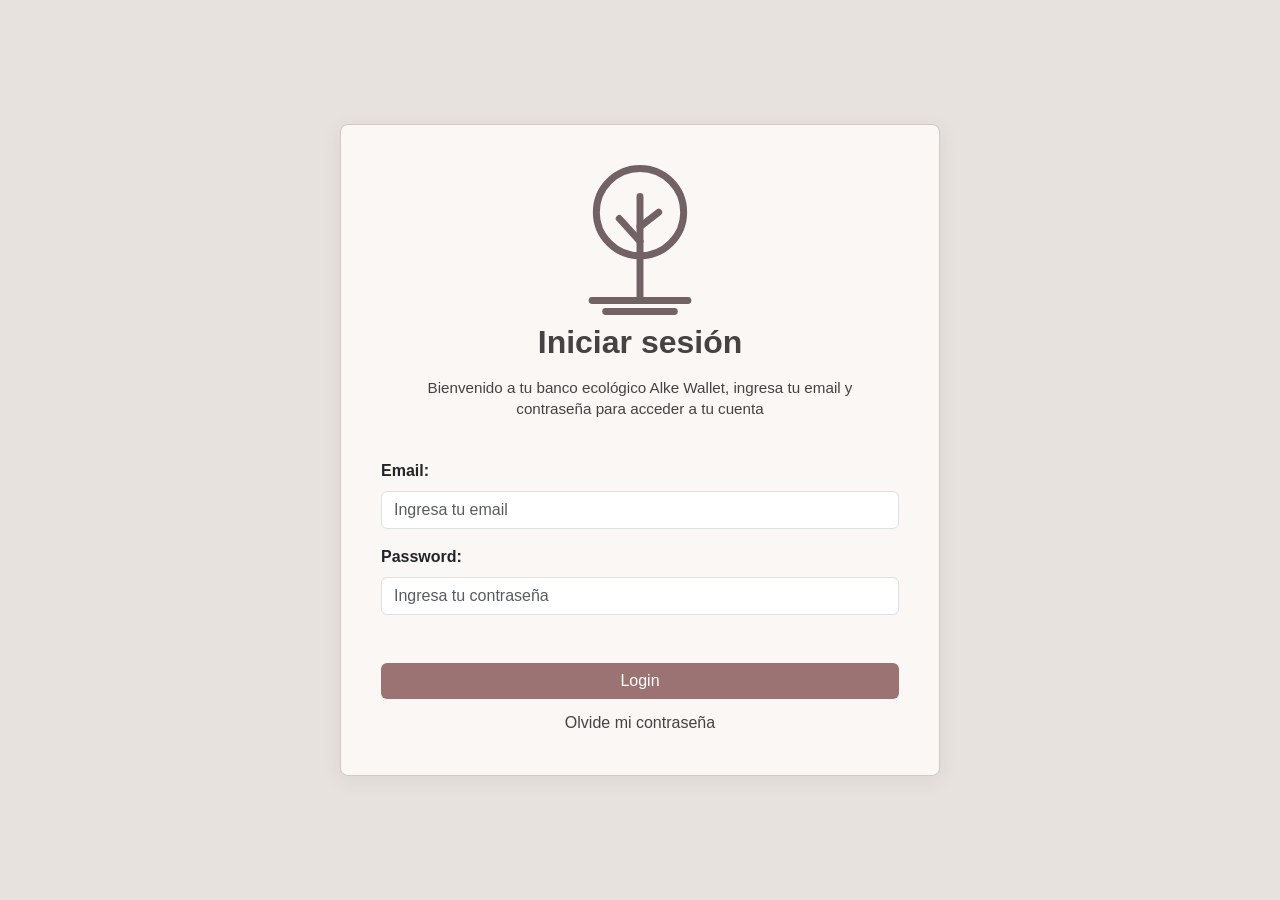
<file: index.html>
<!doctype html>
<html lang="es">
  <head>
    <meta charset="UTF-8" />
    <meta name="viewport" content="width=device-width, initial-scale=1.0" />
    <meta http-equiv="refresh" content="0; url=auth/login.html" />
    <title>Alke Wallet</title>
  </head>
  <body>
    <p>
      Redirigiendo al inicio de sesión...
      <a href="auth/login.html">Continuar</a>
    </p>
  </body>
</html>
</file>
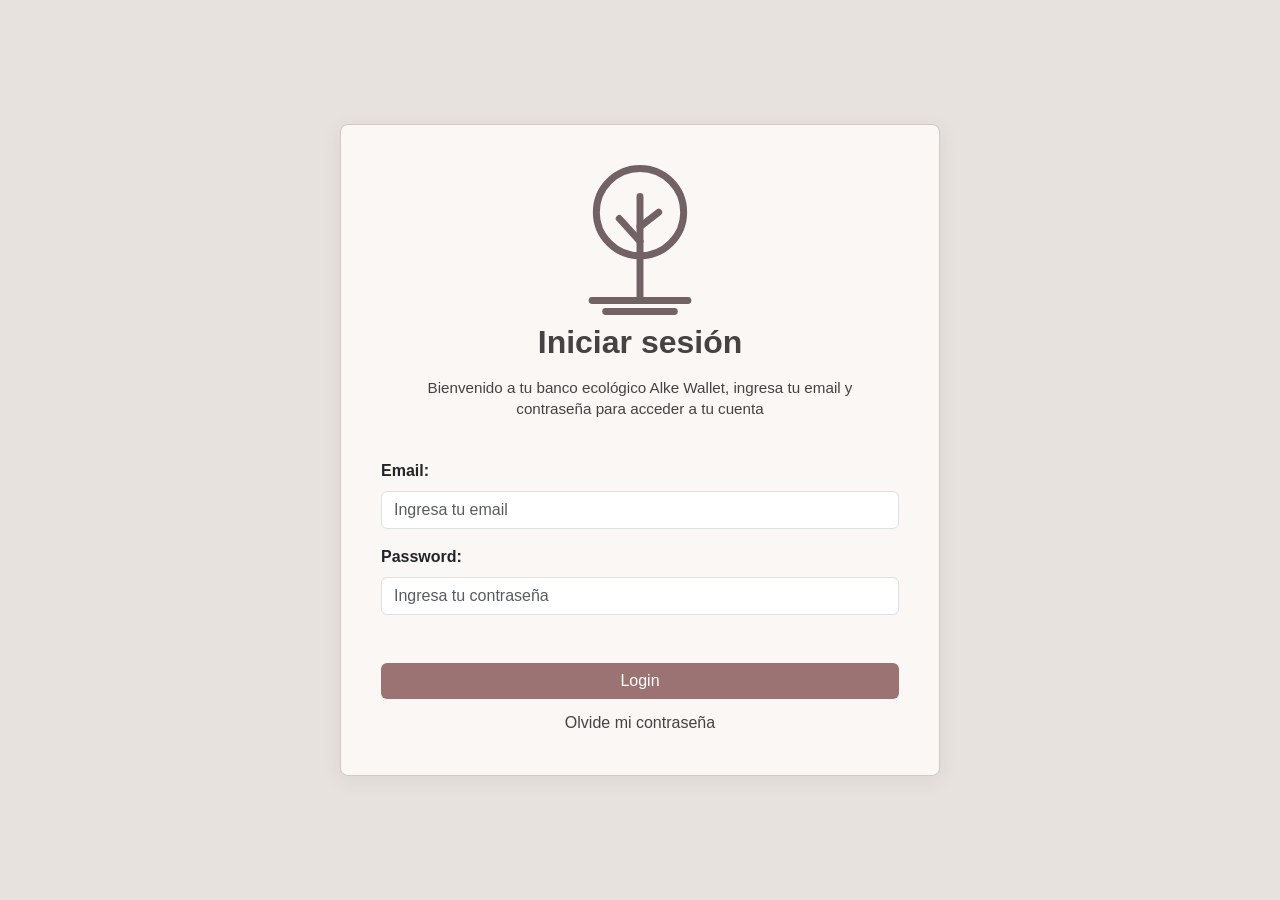
<file: auth/login.html>
<!doctype html>
<html lang="es">
  <head>
    <meta charset="UTF-8" />
    <meta name="viewport" content="width=device-width, initial-scale=1.0" />
    <title>Login - Alke Wallet</title>

    <link
      href="https://cdn.jsdelivr.net/npm/bootstrap@5.3.8/dist/css/bootstrap.min.css"
      rel="stylesheet"
      integrity="sha384-sRIl4kxILFvY47J16cr9ZwB07vP4J8+LH7qKQnuqkuIAvNWLzeN8tE5YBujZqJLB"
      crossorigin="anonymous"
    />

    <link rel="stylesheet" href="../styles/styles.css" />
    <link rel="stylesheet" href="../styles/login.css" />
  </head>
  <body>
    <div class="card login-container">
      <header class="header-login">
        <img
          src="../assets/logo.svg"
          alt="Alke Wallet"
          class="logo"
          width="150"
          height="150"
        />
        <h2>Iniciar sesión</h2>
        <p class="description">
          Bienvenido a tu banco ecológico Alke Wallet, ingresa tu email y
          contraseña para acceder a tu cuenta
        </p>
      </header>

      <form id="login-form">
        <div class="mb-3">
          <label for="email" class="form-label">Email:</label>
          <input
            type="email"
            id="email"
            class="form-control"
            name="email"
            placeholder="Ingresa tu email"
            required
          />
        </div>

        <div class="mb-3">
          <label for="password" class="form-label">Password:</label>
          <input
            type="password"
            id="password"
            class="form-control"
            name="password"
            placeholder="Ingresa tu contraseña"
            required
          />
        </div>

        <div class="actions-group mt-5">
          <button id="login-btn" type="submit" class="btn btn-primary">
            Login
          </button>
          <a href="#" class="forgot-password">Olvide mi contraseña</a>
        </div>
      </form>
    </div>

    <script src="../js/index.js"></script>
  </body>
</html>
</file>
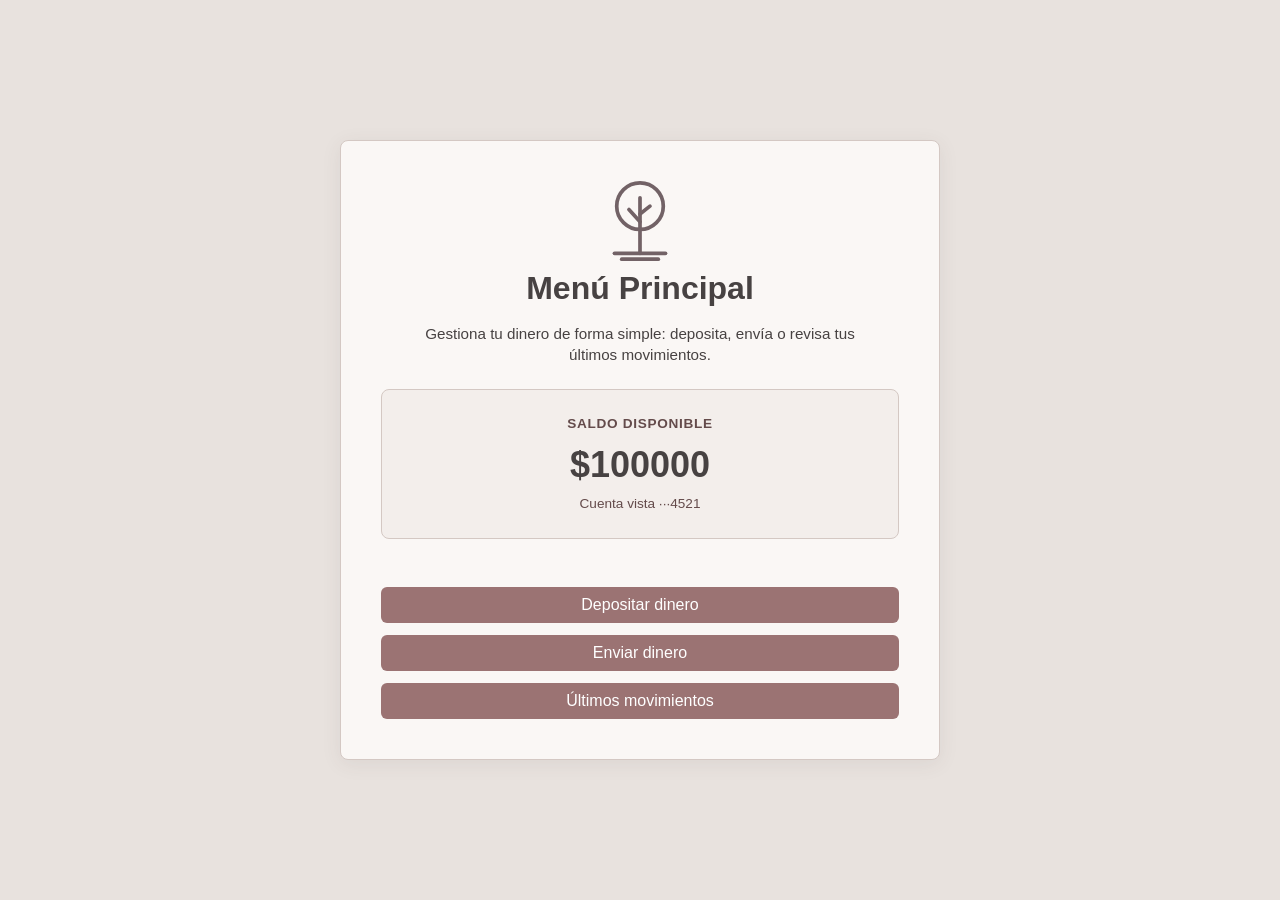
<file: dashboard/menu.html>
<!doctype html>
<html lang="es">
  <head>
    <meta charset="UTF-8" />
    <meta name="viewport" content="width=device-width, initial-scale=1.0" />
    <title>Menu - Alke Wallet</title>

    <link
      href="https://cdn.jsdelivr.net/npm/bootstrap@5.3.8/dist/css/bootstrap.min.css"
      rel="stylesheet"
      integrity="sha384-sRIl4kxILFvY47J16cr9ZwB07vP4J8+LH7qKQnuqkuIAvNWLzeN8tE5YBujZqJLB"
      crossorigin="anonymous"
    />

    <link rel="stylesheet" href="../styles/styles.css" />
    <link rel="stylesheet" href="../styles/menu.css" />
  </head>
  <body>
    <div class="card menu-container">
      <header class="header-menu">
        <img
          src="../assets/logo.svg"
          alt="Alke Wallet"
          class="logo"
          width="80"
          height="80"
        />
        <h2>Menú Principal</h2>
        <p class="description">
          Gestiona tu dinero de forma simple: deposita, envía o revisa tus
          últimos movimientos.
        </p>
      </header>

      <div class="balance-container" aria-label="Saldo de cuenta">
        <span class="balance-title">Saldo disponible</span>
        <h3 class="balance-amount">$<span id="balance-amount">100000</span></h3>
        <span class="account-info">Cuenta vista ···4521</span>
      </div>

      <div class="actions-group mt-5">
        <a href="../wallet/deposit.html" class="btn btn-primary">
          Depositar dinero
        </a>
        <a href="../wallet/send-money.html" class="btn btn-primary">
          Enviar dinero
        </a>
        <a href="../wallet/transactions.html" class="btn btn-primary">
          Últimos movimientos
        </a>
      </div>
    </div>

    <script>
      const balanceAmount = document.getElementById("balance-amount");

      if (!localStorage.getItem("balance")) {
        localStorage.setItem("balance", "100000");
      }

      balanceAmount.textContent = localStorage.getItem("balance");
    </script>
    <script src="../js/index.js"></script>
  </body>
</html>
</file>
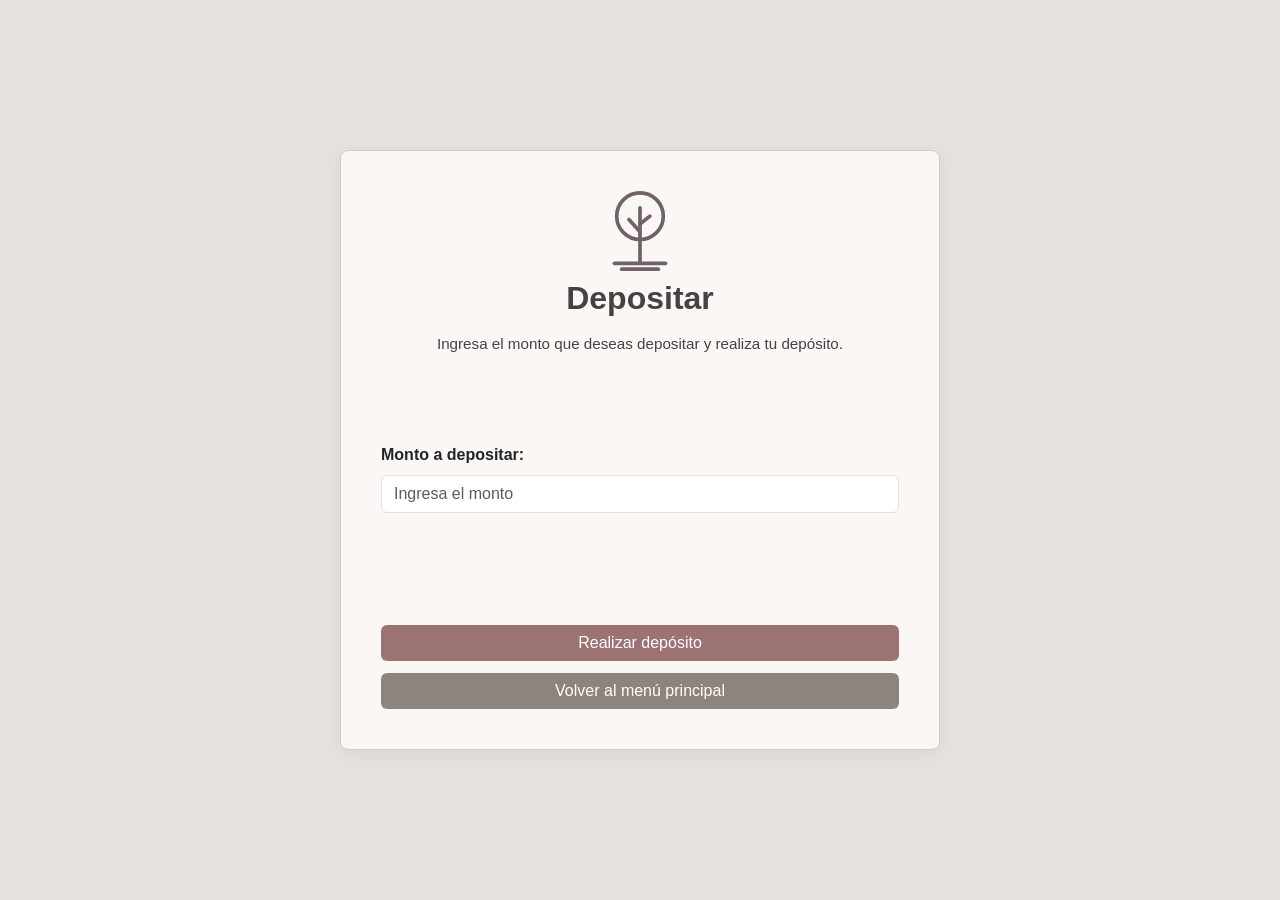
<file: wallet/deposit.html>
<!doctype html>
<html lang="es">
  <head>
    <meta charset="UTF-8" />
    <meta name="viewport" content="width=device-width, initial-scale=1.0" />
    <title>Depositar - Alke Wallet</title>

    <link
      href="https://cdn.jsdelivr.net/npm/bootstrap@5.3.8/dist/css/bootstrap.min.css"
      rel="stylesheet"
      integrity="sha384-sRIl4kxILFvY47J16cr9ZwB07vP4J8+LH7qKQnuqkuIAvNWLzeN8tE5YBujZqJLB"
      crossorigin="anonymous"
    />

    <link rel="stylesheet" href="../styles/styles.css" />
    <link rel="stylesheet" href="../styles/deposit.css" />
  </head>
  <body>
    <div class="card deposit-container">
      <header class="header-deposit">
        <img
          src="../assets/logo.svg"
          alt="Alke Wallet"
          class="logo"
          width="80"
          height="80"
        />
        <h2>Depositar</h2>
        <p class="description">
          Ingresa el monto que deseas depositar y realiza tu depósito.
        </p>
      </header>

      <form id="deposit-form">
        <div class="mb-3">
          <label for="amount" class="form-label">Monto a depositar:</label>
          <input
            type="number"
            id="amount"
            class="form-control"
            name="amount"
            placeholder="Ingresa el monto"
            required
          />
        </div>
      </form>

      <div class="actions-group mt-5">
        <button type="submit" form="deposit-form" class="btn btn-primary">
          Realizar depósito
        </button>
        <a href="../dashboard/menu.html" class="btn btn-secondary">
          Volver al menú principal
        </a>
      </div>
    </div>

    <script src="../js/index.js"></script>
  </body>
</html>
</file>
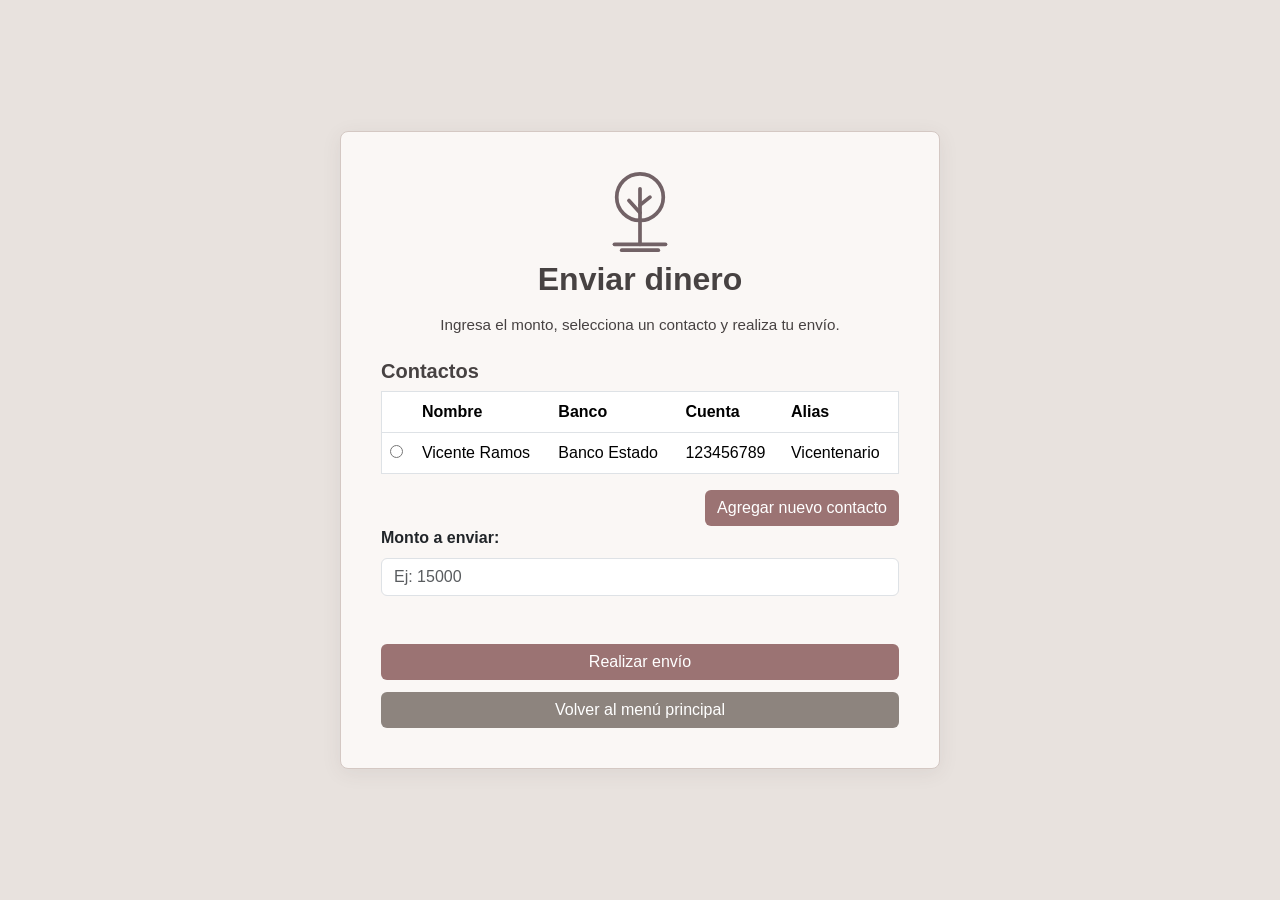
<file: wallet/send-money.html>
<!doctype html>
<html lang="es">
  <head>
    <meta charset="UTF-8" />
    <meta name="viewport" content="width=device-width, initial-scale=1.0" />
    <title>Enviar dinero - Alke Wallet</title>

    <link
      href="https://cdn.jsdelivr.net/npm/bootstrap@5.3.8/dist/css/bootstrap.min.css"
      rel="stylesheet"
      integrity="sha384-sRIl4kxILFvY47J16cr9ZwB07vP4J8+LH7qKQnuqkuIAvNWLzeN8tE5YBujZqJLB"
      crossorigin="anonymous"
    />

    <link rel="stylesheet" href="../styles/styles.css" />
    <link rel="stylesheet" href="../styles/send-money.css" />
  </head>
  <body>
    <div class="card send-money-container">
      <header class="header-send-money">
        <img
          src="../assets/logo.svg"
          alt="Alke Wallet"
          class="logo"
          width="80"
          height="80"
        />
        <h2>Enviar dinero</h2>
        <p class="description">
          Ingresa el monto, selecciona un contacto y realiza tu envío.
        </p>
      </header>

      <form id="send-money-form">
        <div class="contact-container">
          <h3>Contactos</h3>

          <table class="table table-hover contact-table">
            <thead>
              <tr>
                <th scope="col"></th>
                <th scope="col">Nombre</th>
                <th scope="col">Banco</th>
                <th scope="col">Cuenta</th>
                <th scope="col">Alias</th>
              </tr>
            </thead>
            <tbody id="contact-list">
              <tr data-name="Vicente Ramos">
                <td><input type="radio" name="selected-contact" /></td>
                <td>Vicente Ramos</td>
                <td>Banco Estado</td>
                <td>123456789</td>
                <td>Vicentenario</td>
              </tr>
            </tbody>
          </table>

          <div class="contact-actions">
            <button
              type="button"
              class="btn btn-primary"
              data-bs-toggle="modal"
              data-bs-target="#addContactModal"
            >
              Agregar nuevo contacto
            </button>
          </div>
        </div>

        <div class="mb-3">
          <label for="send-amount" class="form-label">Monto a enviar:</label>
          <input
            type="number"
            id="send-amount"
            class="form-control"
            name="send-amount"
            placeholder="Ej: 15000"
            required
          />
        </div>

        <div class="actions-group mt-5">
          <button type="submit" class="btn btn-primary">Realizar envío</button>
          <a href="../dashboard/menu.html" class="btn btn-secondary">
            Volver al menú principal
          </a>
        </div>
      </form>
    </div>

    <div
      class="modal fade"
      id="addContactModal"
      tabindex="-1"
      aria-labelledby="addContactModalLabel"
    >
      <div class="modal-dialog">
        <div class="modal-content">
          <div class="modal-header">
            <h5 class="modal-title" id="addContactModalLabel">
              Nuevo Contacto
            </h5>
            <button
              type="button"
              class="btn-close"
              data-bs-dismiss="modal"
              aria-label="Close"
            ></button>
          </div>
          <div class="modal-body">
            <form id="add-contact-form">
              <div class="mb-3">
                <label for="contact-name" class="form-label">
                  Nombre y apellido:
                </label>
                <input
                  type="text"
                  id="contact-name"
                  class="form-control"
                  required
                />
              </div>
              <div class="mb-3">
                <label for="contact-bank" class="form-label">Banco:</label>
                <input
                  type="text"
                  id="contact-bank"
                  class="form-control"
                  required
                />
              </div>
              <div class="mb-3">
                <label for="contact-account" class="form-label">Cuenta:</label>
                <input
                  type="text"
                  id="contact-account"
                  class="form-control"
                  required
                />
              </div>
              <div class="mb-3">
                <label for="contact-alias" class="form-label">Alias:</label>
                <input
                  type="text"
                  id="contact-alias"
                  class="form-control"
                  required
                />
              </div>

              <div class="actions-group mt-5">
                <button
                  type="button"
                  class="btn btn-secondary"
                  data-bs-dismiss="modal"
                >
                  Cancelar
                </button>
                <button type="submit" class="btn btn-primary">
                  Guardar contacto
                </button>
              </div>
            </form>
          </div>
        </div>
      </div>
    </div>

    <script src="https://cdn.jsdelivr.net/npm/bootstrap@5.3.8/dist/js/bootstrap.bundle.min.js"></script>
    <script src="../js/index.js"></script>
  </body>
</html>
</file>
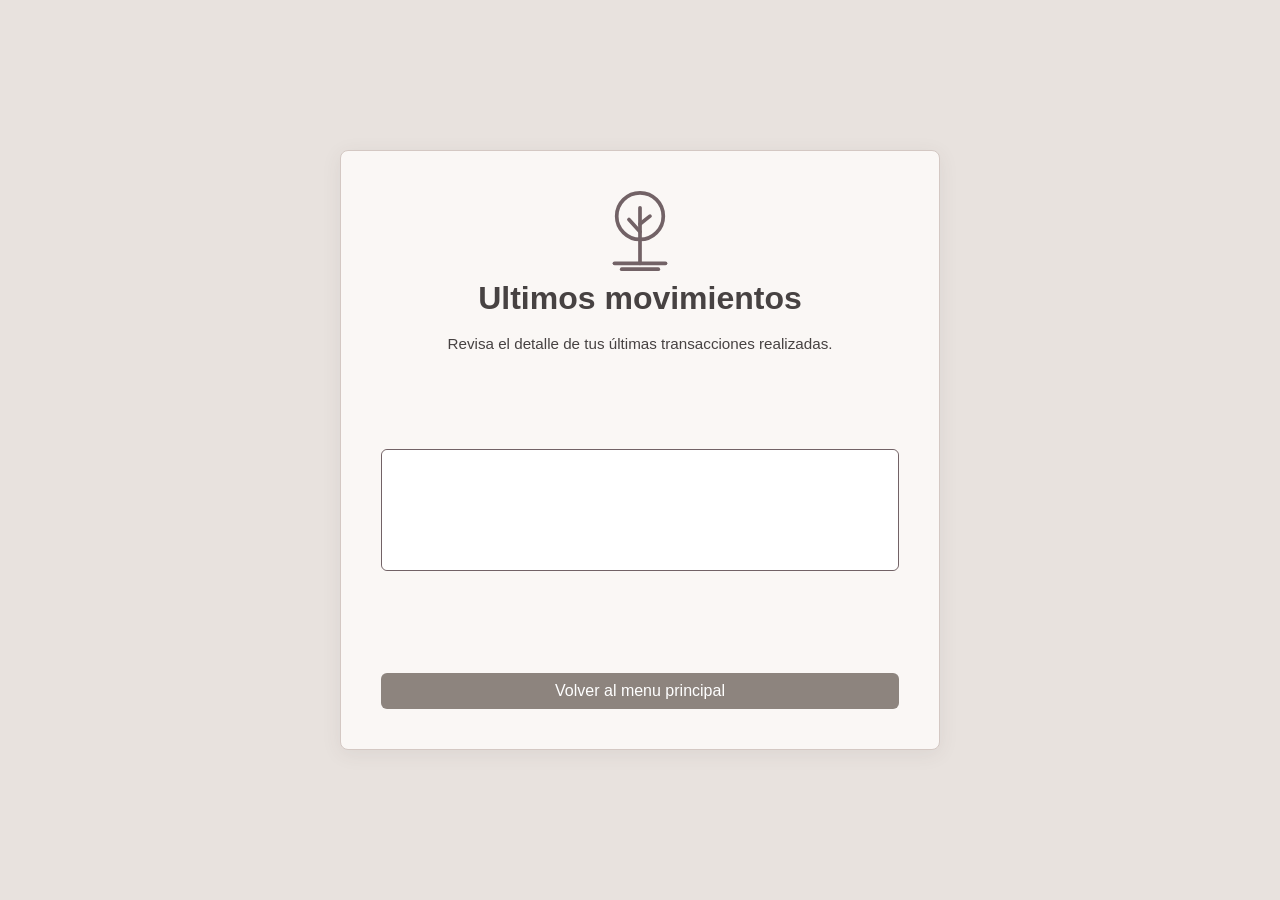
<file: wallet/transactions.html>
<!doctype html>
<html lang="es">
  <head>
    <meta charset="UTF-8" />
    <meta name="viewport" content="width=device-width, initial-scale=1.0" />
    <title>Ultimos movimientos - Alke Wallet</title>

    <link
      href="https://cdn.jsdelivr.net/npm/bootstrap@5.3.8/dist/css/bootstrap.min.css"
      rel="stylesheet"
      integrity="sha384-sRIl4kxILFvY47J16cr9ZwB07vP4J8+LH7qKQnuqkuIAvNWLzeN8tE5YBujZqJLB"
      crossorigin="anonymous"
    />

    <link rel="stylesheet" href="../styles/styles.css" />
    <link rel="stylesheet" href="../styles/transactions.css" />
  </head>
  <body>
    <div class="card transactions-container">
      <header class="header-transactions">
        <img
          src="../assets/logo.svg"
          alt="Alke Wallet"
          class="logo"
          width="80"
          height="80"
        />
        <h2>Ultimos movimientos</h2>
        <p class="description">
          Revisa el detalle de tus últimas transacciones realizadas.
        </p>
      </header>

      <ul class="list-group" id="transaction-list"></ul>

      <div class="actions-group mt-5">
        <a href="../dashboard/menu.html" class="btn btn-secondary">
          Volver al menu principal
        </a>
      </div>
    </div>

    <script src="../js/index.js"></script>
  </body>
</html>
</file>
<file: styles/styles.css>
* {
  margin: 0;
  padding: 0;
  box-sizing: border-box;
  font-family: "Segoe UI", Tahoma, Geneva, Verdana, sans-serif;
}

body {
  background-color: #e8e2de;
  display: grid;
  place-items: center;
  min-height: 100vh;
}

.card {
  border: 1px solid #d4c8c3;
  border-radius: 0.5rem;
  background: #faf7f5;
  box-shadow: 0 4px 20px rgba(71, 66, 66, 0.08);
  min-height: 600px;
  width: 90%;
  max-width: 600px;
  padding: 2.5rem;
}

.btn-primary {
  background: #9b7373;
  border: none;
  &:hover {
    background: #644b4b;
  }
  &:active {
    background: #644b4b !important;
  }
}

.btn-secondary {
  background: #8d847e;
  border: none;
  &:hover {
    background: rgb(116, 112, 109);
  }
  &:active {
    background: rgb(116, 112, 109) !important;
  }
}

h2 {
  color: #474242;
  text-align: center;
  font-size: 2rem;
  font-weight: 600;
}

h3 {
  color: #474242;
  font-size: 1.25rem;
  font-weight: 600;
}

p {
  color: #474242;
  margin-bottom: 0;
  text-align: center;
}

label {
  font-weight: 600;
}

form {
  width: 100%;
  margin-top: 1rem;
}

a {
  color: #474242;
  text-decoration: none;
  text-align: center;
  &:hover {
    color: #644b4b;
  }
}

.description {
  width: 100%;
  text-align: center;
  margin-bottom: 1.5rem;
  font-size: 0.95rem;
  line-height: 1.4;
}

.actions-group {
  display: flex;
  flex-direction: column;
  align-items: stretch;
  gap: 0.75rem;
  width: 100%;
}
</file>
<file: styles/login.css>
.login-container {
  display: flex;
  flex-direction: column;
  align-items: center;
  justify-content: center;
}

.header-login {
  display: flex;
  flex-direction: column;
  align-items: center;
  gap: 0.5rem;
  width: 100%;
}

.login-container .description {
  width: 85%;
}
</file>
<file: styles/menu.css>
.menu-container {
  display: flex;
  flex-direction: column;
  align-items: center;
}

.header-menu {
  display: flex;
  flex-direction: column;
  align-items: center;
  gap: 0.5rem;
  width: 100%;
}

.menu-container .description {
  width: 85%;
}

.balance-container {
  display: flex;
  flex-direction: column;
  align-items: center;
  text-align: center;
  width: 100%;
  padding: 1.5rem;
  background: #f3eeeb;
  border: 1px solid #d4c8c3;
  border-radius: 0.5rem;
}

.balance-title {
  font-size: 0.85rem;
  font-weight: 600;
  color: #644b4b;
  text-transform: uppercase;
  letter-spacing: 0.05em;
  margin-bottom: 0.5rem;
}

.balance-amount {
  color: #474242;
  font-size: 2.25rem;
  font-weight: 700;
  margin: 0;
  line-height: 1.2;
}

.account-info {
  font-size: 0.85rem;
  color: #644b4b;
  margin-top: 0.5rem;
}
</file>
<file: styles/deposit.css>
.deposit-container {
  display: flex;
  flex-direction: column;
  align-items: center;
  justify-content: space-between;
}

.header-deposit {
  display: flex;
  flex-direction: column;
  align-items: center;
  gap: 0.5rem;
  width: 100%;
}

.deposit-container .description {
  width: 85%;
}
</file>
<file: styles/send-money.css>
.send-money-container {
  display: flex;
  flex-direction: column;
  align-items: center;
}

.header-send-money {
  display: flex;
  flex-direction: column;
  align-items: center;
  gap: 0.5rem;
  width: 100%;
}

#send-money-form {
  margin: 0;
}

.contact-actions {
  text-align: right;
  margin-top: 0.75rem;
}

.contact-table {
  width: 100%;
}

table {
  border: 1px solid #644b4b;
  border-radius: 0.5rem;
}
</file>
<file: styles/transactions.css>
.transactions-container {
  display: flex;
  flex-direction: column;
  align-items: center;
  justify-content: space-between;
}

.header-transactions {
  display: flex;
  flex-direction: column;
  align-items: center;
  gap: 0.5rem;
  width: 100%;
}


.transactions-container .list-group {
  width: 100%;
  margin-top: 1rem;

  border: 1px solid #726266;
}

.transactions-container .list-group-item {
  border: none;
  min-height: 2.5rem;
}
</file>
